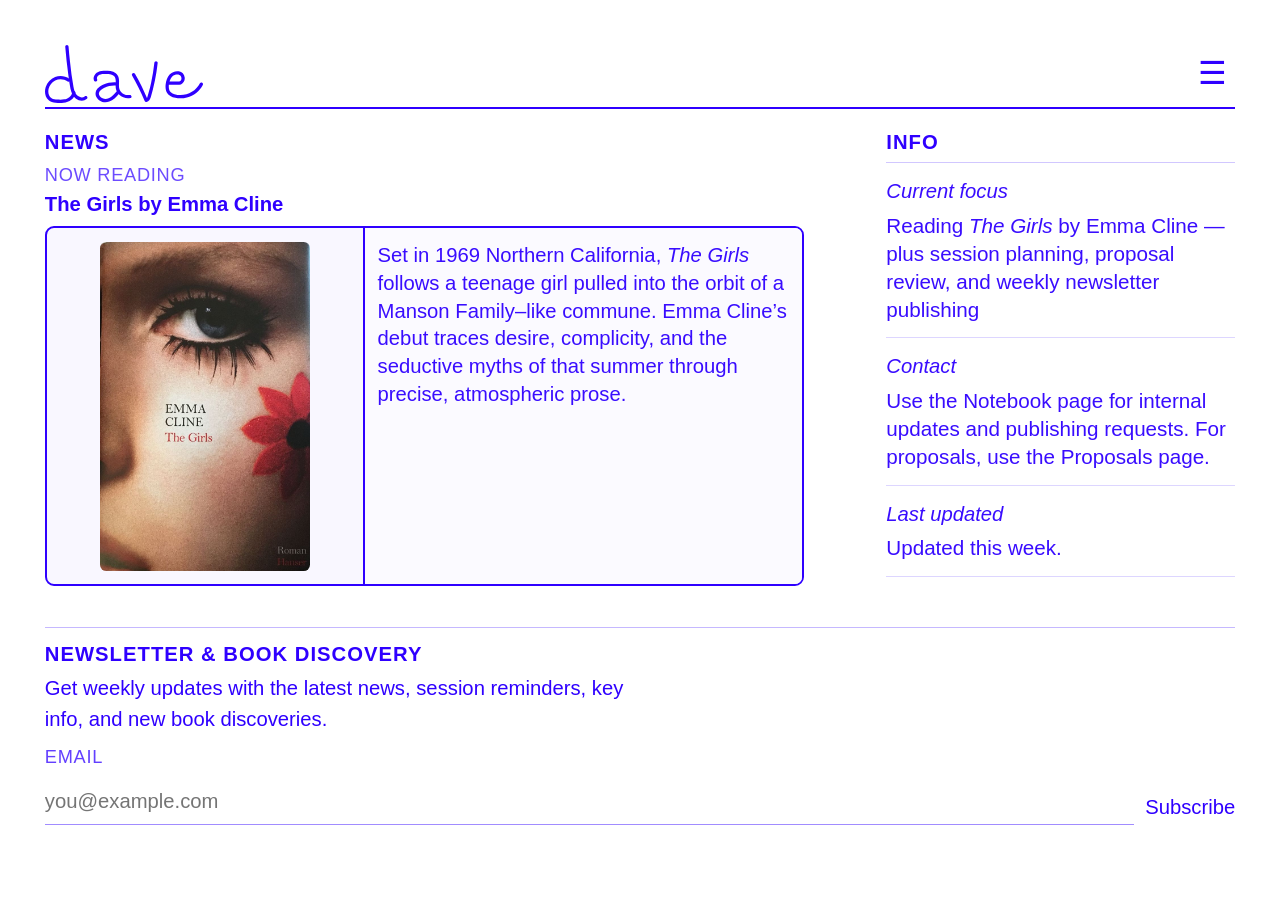
<file: index.html>
<!DOCTYPE html>
<html lang="en">
  <head>
    <meta charset="utf-8" />
    <meta name="viewport" content="width=device-width, initial-scale=1" />
    <title>dave - News & Info</title>
    <link rel="stylesheet" href="style.css" />
    <script>
      (function () {
        var path = window.location.pathname;
        if (path === "/" || path.endsWith("/")) {
          window.location.replace("home.html");
        }
      })();
    </script>
  </head>
  <body>
    <div class="poster">
      <header class="poster-head">
        <div class="poster-head__title-line">
          <h1 class="poster-title">
            <img class="poster-logo" src="logo.svg" alt="dave" width="239" height="88" />
          </h1>
          <div class="poster-head__actions">
            <button
              class="poster-menu-btn"
              type="button"
              aria-label="Open menu"
              aria-expanded="false"
              aria-controls="site-menu"
            >
              &#9776;
            </button>
          </div>
        </div>
        <nav class="poster-menu" id="site-menu" aria-label="Main menu">
          <button class="poster-menu-close-btn" type="button" aria-label="Close menu">&times;</button>
          <a href="home.html" class="poster-menu__item">Home</a>
          <a href="index.html" class="poster-menu__item is-active" aria-current="page">News</a>
          <a href="sessions.html" class="poster-menu__item">Sessions</a>
          <a href="notes.html" class="poster-menu__item">Notebook</a>
          <a href="proposals.html" class="poster-menu__item">Proposals</a>
          <a href="bookshelf.html" class="poster-menu__item">Bookshelf</a>
        </nav>
      </header>

      <section class="overview-board" aria-label="News and infos">
        <article class="overview-news">
          <h2 class="overview-heading">News</h2>
          <div class="overview-list">
            <article class="overview-item overview-item--feature">
              <p class="overview-item__meta">Now reading</p>
              <p class="overview-item__title">The Girls by Emma Cline</p>
              <div class="open-book" aria-label="Currently reading">
                <div class="open-book__page open-book__page--left">
                  <img
                    class="open-book__image"
                    src="books/proposed/7b848403edd9eb8c73219277f4a5c0f5.jpg"
                    alt="The Girls by Emma Cline book cover"
                    loading="lazy"
                  />
                </div>
                <div class="open-book__page open-book__page--right">
                  <p class="open-book__text">Set in 1969 Northern California, <em>The Girls</em> follows a teenage girl pulled into the orbit of a Manson Family–like commune. Emma Cline’s debut traces desire, complicity, and the seductive myths of that summer through precise, atmospheric prose.</p>
                </div>
              </div>
            </article>
          </div>
        </article>

        <aside class="overview-info">
          <h2 class="overview-heading">Info</h2>
          <dl class="overview-info-grid">
            <div class="overview-info-row">
              <dt>Current focus</dt>
              <dd>Reading <em>The Girls</em> by Emma Cline — plus session planning, proposal review, and weekly newsletter publishing</dd>
            </div>
            <div class="overview-info-row">
              <dt>Contact</dt>
              <dd>Use the Notebook page for internal updates and publishing requests. For proposals, use the Proposals page.</dd>
            </div>
            <div class="overview-info-row">
              <dt>Last updated</dt>
              <dd>Updated this week.</dd>
            </div>
          </dl>
        </aside>
      </section>

      <section class="newsletter-board" aria-label="Newsletter signup">
        <h2 class="overview-heading">Newsletter & Book Discovery</h2>
        <p class="newsletter-copy">
          Get weekly updates with the latest news, session reminders, key info, and new book discoveries.
        </p>
        <form
          class="newsletter-form"
          id="newsletter-form"
          action="https://formspree.io/f/mojyjepz"
          method="POST"
        >
          <label class="newsletter-label" for="newsletter-email">Email</label>
          <input
            class="newsletter-input"
            id="newsletter-email"
            name="email"
            type="email"
            autocomplete="email"
            placeholder="you@example.com"
            required
          />
          <input type="hidden" name="_subject" value="New newsletter signup" />
          <button class="newsletter-btn" type="submit">Subscribe</button>
          <p class="newsletter-status" id="newsletter-status" aria-live="polite"></p>
        </form>
      </section>

    </div>
    <script>
      (function () {
        var menuBtn = document.querySelector(".poster-menu-btn");
        var menu = document.getElementById("site-menu");
        var menuCloseBtn = menu ? menu.querySelector(".poster-menu-close-btn") : null;
        if (menuBtn && menu) {
          function closeMenu() {
            menu.classList.remove("is-open");
            menuBtn.setAttribute("aria-expanded", "false");
          }

          menuBtn.addEventListener("click", function () {
            var willOpen = !menu.classList.contains("is-open");
            menu.classList.toggle("is-open", willOpen);
            menuBtn.setAttribute("aria-expanded", willOpen ? "true" : "false");
          });

          document.addEventListener("click", function (event) {
            if (!menu.contains(event.target) && !menuBtn.contains(event.target)) {
              closeMenu();
            }
          });

          document.addEventListener("keydown", function (event) {
            if (event.key === "Escape") closeMenu();
          });

          if (menuCloseBtn) {
            menuCloseBtn.addEventListener("click", closeMenu);
          }
        }

        var newsletterForm = document.getElementById("newsletter-form");
        var newsletterStatus = document.getElementById("newsletter-status");
        if (newsletterForm && newsletterStatus) {
          newsletterForm.addEventListener("submit", async function (event) {
            event.preventDefault();
            newsletterStatus.textContent = "Submitting...";

            try {
              var formData = new FormData(newsletterForm);
              var response = await fetch(newsletterForm.action, {
                method: "POST",
                body: formData,
                headers: { Accept: "application/json" }
              });

              if (response.ok) {
                newsletterStatus.textContent = "Thanks, you are subscribed for news and book discoveries.";
                newsletterForm.reset();
              } else {
                newsletterStatus.textContent = "Something went wrong. Please try again.";
              }
            } catch (error) {
              newsletterStatus.textContent = "Network error. Please try again.";
            }
          });
        }

      })();
    </script>
  </body>
</html>
</file>
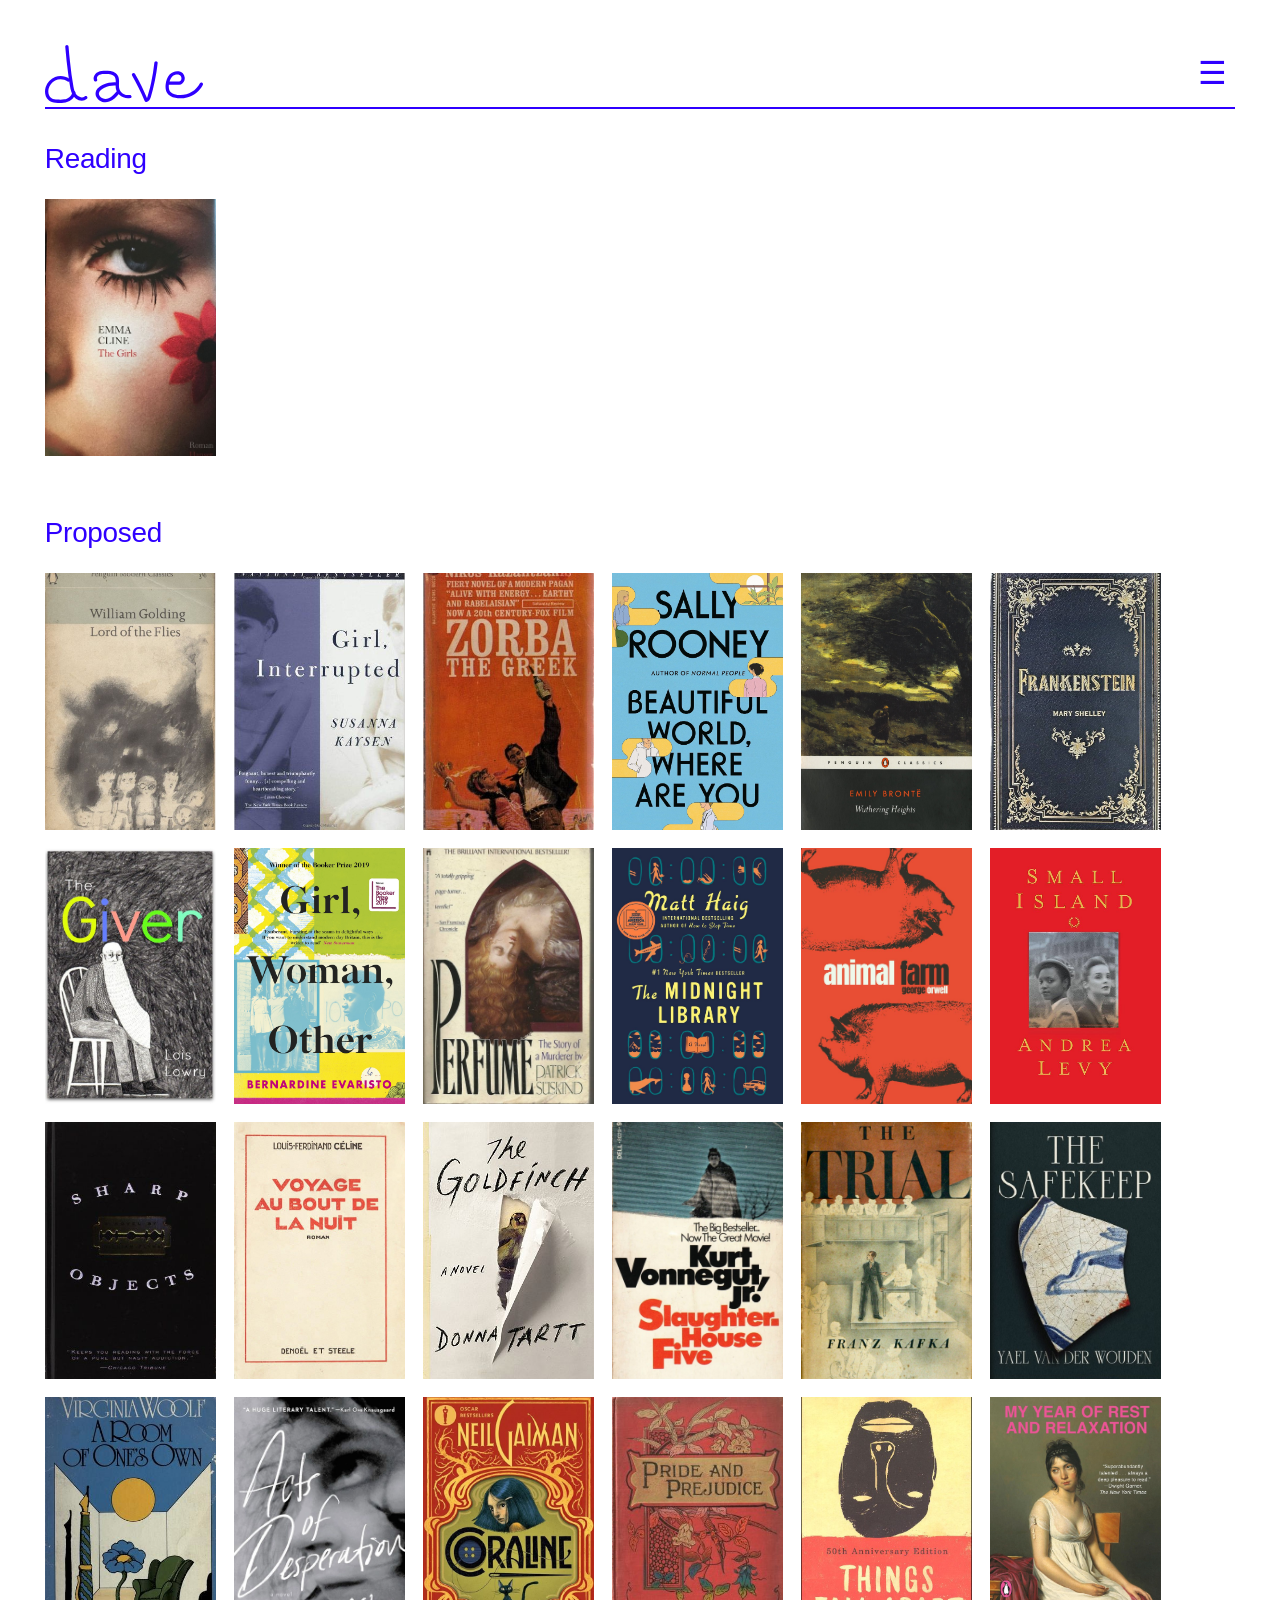
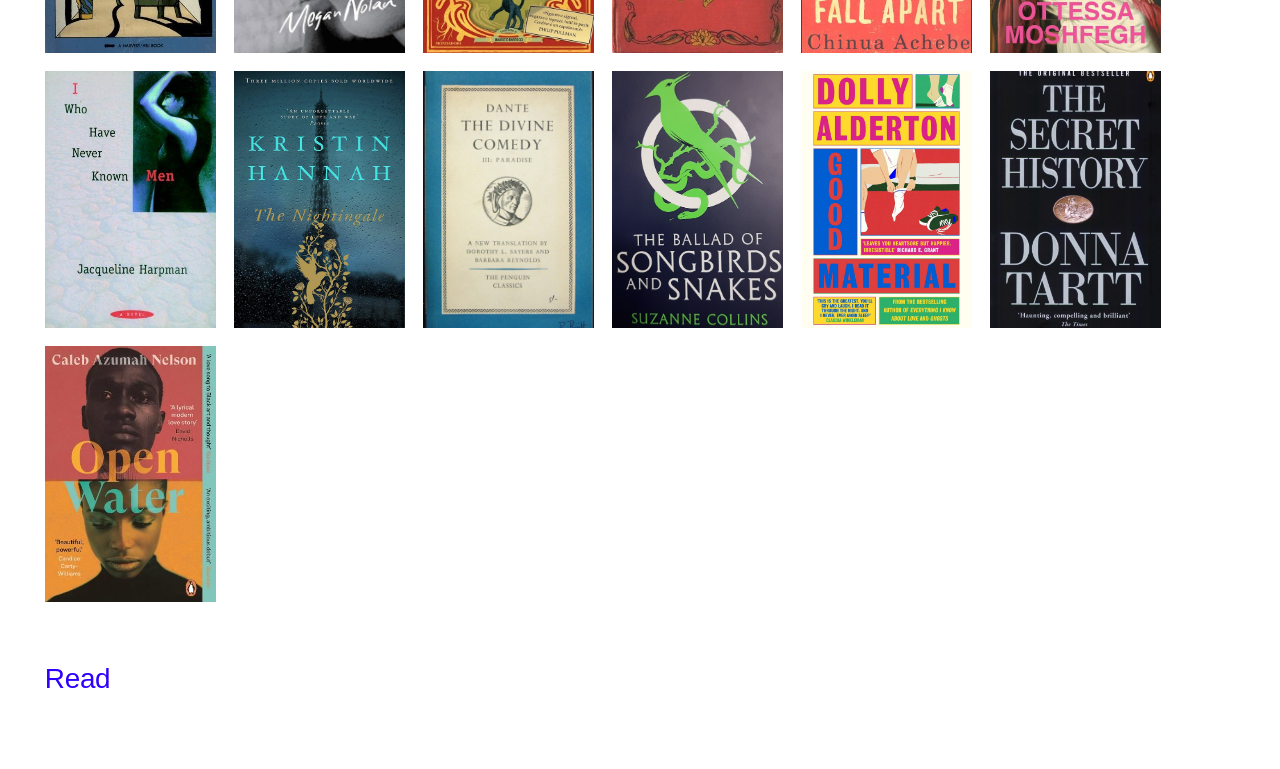
<file: bookshelf.html>
<!DOCTYPE html>
<html lang="en">
  <head>
    <meta charset="utf-8" />
    <meta name="viewport" content="width=device-width, initial-scale=1" />
    <title>dave - Bookshelf</title>
    <link rel="stylesheet" href="style.css" />
  </head>
  <body>
    <div class="poster">
      <header class="poster-head">
        <div class="poster-head__title-line">
          <h1 class="poster-title">
            <img class="poster-logo" src="logo.svg" alt="dave" width="239" height="88" />
          </h1>
          <div class="poster-head__actions">
            <button
              class="poster-menu-btn"
              type="button"
              aria-label="Open menu"
              aria-expanded="false"
              aria-controls="site-menu"
            >
              &#9776;
            </button>
          </div>
        </div>
        <nav class="poster-menu" id="site-menu" aria-label="Main menu">
          <button class="poster-menu-close-btn" type="button" aria-label="Close menu">&times;</button>
          <a href="home.html" class="poster-menu__item">Home</a>
          <a href="index.html" class="poster-menu__item">News</a>
          <a href="sessions.html" class="poster-menu__item">Sessions</a>
          <a href="notes.html" class="poster-menu__item">Notebook</a>
          <a href="proposals.html" class="poster-menu__item">Proposals</a>
          <a href="bookshelf.html" class="poster-menu__item is-active" aria-current="page">Bookshelf</a>
        </nav>
      </header>

      <main class="bookshelf-page" aria-label="Bookshelf covers">
        <section class="bookshelf-lane">
          <h2 class="bookshelf-lane__title">Reading</h2>
          <ul class="bookshelf-strip" id="bookshelf-reading"></ul>
        </section>

        <section class="bookshelf-lane">
          <h2 class="bookshelf-lane__title">Proposed</h2>
          <ul class="bookshelf-strip" id="bookshelf-proposed"></ul>
        </section>

        <section class="bookshelf-lane">
          <h2 class="bookshelf-lane__title">Read</h2>
          <ul class="bookshelf-strip" id="bookshelf-read"></ul>
        </section>
      </main>
    </div>
    <script>
      (function () {
        var menuBtn = document.querySelector(".poster-menu-btn");
        var menu = document.getElementById("site-menu");
        var menuCloseBtn = menu ? menu.querySelector(".poster-menu-close-btn") : null;
        if (menuBtn && menu) {
          function closeMenu() {
            menu.classList.remove("is-open");
            menuBtn.setAttribute("aria-expanded", "false");
          }

          menuBtn.addEventListener("click", function () {
            var willOpen = !menu.classList.contains("is-open");
            menu.classList.toggle("is-open", willOpen);
            menuBtn.setAttribute("aria-expanded", willOpen ? "true" : "false");
          });

          document.addEventListener("click", function (event) {
            if (!menu.contains(event.target) && !menuBtn.contains(event.target)) {
              closeMenu();
            }
          });

          document.addEventListener("keydown", function (event) {
            if (event.key === "Escape") closeMenu();
          });

          if (menuCloseBtn) {
            menuCloseBtn.addEventListener("click", closeMenu);
          }
        }

        var readingEl = document.getElementById("bookshelf-reading");
        var proposedEl = document.getElementById("bookshelf-proposed");
        var readEl = document.getElementById("bookshelf-read");
        var readingSeed = [
          {
            title: "",
            author: "",
            cover: "books/proposed/7b848403edd9eb8c73219277f4a5c0f5.jpg"
          }
        ];
        function makeBook(book, idx) {
          var li = document.createElement("li");
          li.className = "shelf-book";

          var cover = document.createElement("div");
          cover.className = "shelf-book__cover shelf-book__cover--" + (book.tone || ["a", "b", "c", "d", "e", "f"][idx % 6]);
          if (book.placeholder) {
            cover.classList.add("shelf-book__cover--placeholder");
          }

          if (book.cover) {
            var image = document.createElement("img");
            image.className = "shelf-book__image";
            image.src = book.cover;
            image.alt = "Cover of " + (book.title || "Untitled");
            cover.appendChild(image);
            li.appendChild(cover);
            return li;
          }

          var title = document.createElement("span");
          title.className = "shelf-book__title";
          title.textContent = book.title || "Untitled";

          var author = document.createElement("span");
          author.className = "shelf-book__author";
          author.textContent = book.author || "Unknown";

          cover.appendChild(title);
          cover.appendChild(author);
          li.appendChild(cover);
          return li;
        }

        function renderLane(target, items) {
          target.innerHTML = "";
          items.forEach(function (book, idx) {
            target.appendChild(makeBook(book, idx));
          });
        }

        var proposedCovers = [
          "books/proposed/1a1b6f5953ac78f0f7f2a86a95764e78.jpg",
          "books/proposed/1c50a1137d569e3ff21c4a95b4c23768.jpg",
          "books/proposed/20d2651e747d88fc71dce3647e06a463.jpg",
          "books/proposed/322b0b72084c5c40fe9d69e48d7f96b9.jpg",
          "books/proposed/3d2ecdd3b167e124c216a25d085c655c.jpg",
          "books/proposed/465d01a2760c0fd1fac79bf09590699e.jpg",
          "books/proposed/47f75c0c9eb061d14abf96743da47897.jpg",
          "books/proposed/49f8b5ef3c9ba917e080668929da6c37.jpg",
          "books/proposed/4bbe8c743057e712a2243339981d0569.jpg",
          "books/proposed/57f3c8e26f7841e92acba841eec6c9c1.jpg",
          "books/proposed/5bec1abfbbcf931c57ea54153e2e1ee6.jpg",
          "books/proposed/61m2XYRVFRL._AC_UF894,1000_QL80_.jpg",
          "books/proposed/6943cd18d4fe3c4cb16a03a17024ac24.jpg",
          "books/proposed/6c5ecf9cfc2e280184131d99f9e72582.jpg",
          "books/proposed/6ea53525e038462d0c87ba6c799796b3.jpg",
          "books/proposed/73abe4ca9cb595671af2973ea478bb49.jpg",
          "books/proposed/79d19a1786ad8883c4d911fe31f25517.jpg",
          "books/proposed/93b86c8a786926a7574a709a803f0550.jpg",
          "books/proposed/99189369427bb67624872abcfbeab279.jpg",
          "books/proposed/9c2288e60ff20fd91eb342a57d514a2e.jpg",
          "books/proposed/abafe4c0c8c86262fb73c2cbff616dc1.jpg",
          "books/proposed/b423c49032838f2627b3b45b5f4b7605.jpg",
          "books/proposed/bde6a6e1794314eb102e058482ce5109.jpg",
          "books/proposed/be637e13f995a037ddadde351a82e6f7.jpg",
          "books/proposed/c03e253494f73ddfec173d9f2fd23373.jpg",
          "books/proposed/c61f40ac9df8167960ee721c54facdaa.jpg",
          "books/proposed/d0b6a0ef299702e3046b1854b073bf9f.jpg",
          "books/proposed/d7393c82d3d0c691f2ed8cb63988b3ea.jpg",
          "books/proposed/e85f467a3afdfeaac9d2fd03e401f5cf.jpg",
          "books/proposed/e9f59c83c3d41d3ed437bf77d1cbeb12.jpg",
          "books/proposed/f2d2a80670f84dd56e509fee28d67820.jpg"
        ];
        var proposedBooks = proposedCovers.map(function (coverPath, idx) {
          return {
            title: "Proposed Book " + (idx + 1),
            author: "",
            cover: coverPath
          };
        });
        var readBooks = [];

        renderLane(readingEl, readingSeed);
        renderLane(proposedEl, proposedBooks);
        renderLane(readEl, readBooks);
      })();
    </script>
  </body>
</html>
</file>
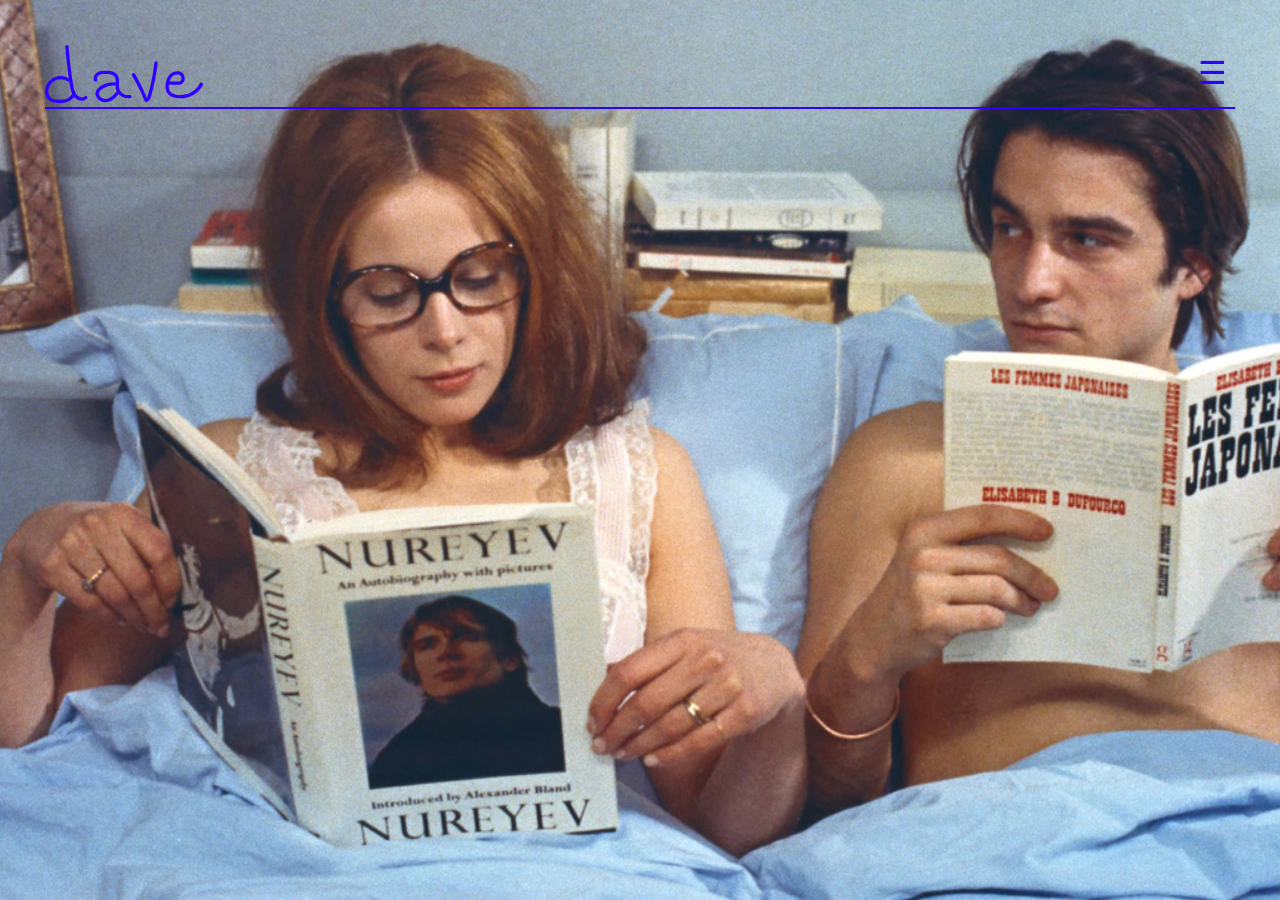
<file: home.html>
<!DOCTYPE html>
<html lang="en">
  <head>
    <meta charset="utf-8" />
    <meta name="viewport" content="width=device-width, initial-scale=1" />
    <title>dave - Home</title>
    <link rel="stylesheet" href="style.css" />
  </head>
  <body>
    <div class="poster">
      <header class="poster-head">
        <div class="poster-head__title-line">
          <h1 class="poster-title">
            <img class="poster-logo" src="logo.svg" alt="dave" width="239" height="88" />
          </h1>
          <div class="poster-head__actions">
            <button
              class="poster-menu-btn"
              type="button"
              aria-label="Open menu"
              aria-expanded="false"
              aria-controls="site-menu"
            >
              &#9776;
            </button>
          </div>
        </div>
        <nav class="poster-menu" id="site-menu" aria-label="Main menu">
          <button class="poster-menu-close-btn" type="button" aria-label="Close menu">&times;</button>
          <a href="home.html" class="poster-menu__item is-active" aria-current="page">Home</a>
          <a href="index.html" class="poster-menu__item">News</a>
          <a href="sessions.html" class="poster-menu__item">Sessions</a>
          <a href="notes.html" class="poster-menu__item">Notebook</a>
          <a href="proposals.html" class="poster-menu__item">Proposals</a>
          <a href="bookshelf.html" class="poster-menu__item">Bookshelf</a>
        </nav>
      </header>

      <main class="home-main" aria-label="Home background image slideshow">
        <div class="home-slideshow" aria-hidden="true">
          <div class="home-slide is-active"></div>
          <div class="home-slide"></div>
        </div>
      </main>
    </div>
    <script>
      (function () {
        var menuBtn = document.querySelector(".poster-menu-btn");
        var menu = document.getElementById("site-menu");
        var menuCloseBtn = menu ? menu.querySelector(".poster-menu-close-btn") : null;
        if (menuBtn && menu) {
          function closeMenu() {
            menu.classList.remove("is-open");
            menuBtn.setAttribute("aria-expanded", "false");
          }

          menuBtn.addEventListener("click", function () {
            var willOpen = !menu.classList.contains("is-open");
            menu.classList.toggle("is-open", willOpen);
            menuBtn.setAttribute("aria-expanded", willOpen ? "true" : "false");
          });

          document.addEventListener("click", function (event) {
            if (!menu.contains(event.target) && !menuBtn.contains(event.target)) {
              closeMenu();
            }
          });

          document.addEventListener("keydown", function (event) {
            if (event.key === "Escape") closeMenu();
          });

          if (menuCloseBtn) {
            menuCloseBtn.addEventListener("click", closeMenu);
          }
        }

        var slides = document.querySelectorAll(".home-slide");
        if (slides.length === 2) {
          var homeImages = [
            "home images/image-w1280.jpg",
            "home images/1a72f05de20df488e382a87a858e6f29.jpg",
            "home images/1b2f3e7fc5bb187b78874c30bb14c6b0.jpg",
            "home images/1d3e5ea14bd1ab83f1ab6277bea95235.jpg",
            "home images/2b1f4f88c6b6767e954f614443ead933.jpg",
            "home images/6a5b1729ab508ac52b9386b4eb903d28.jpg",
            "home images/8d0d8be2fc5f4468c2eff803d8a5e8af.jpg",
            "home images/31fb6493b5808b0ec7b093d60d2478be.jpg",
            "home images/40ac7621dd0b8d2613859e1c64ec0d3a.jpg",
            "home images/93edc49c7c4220a594a6250ac16d1dbd.jpg",
            "home images/885ef626a547801b3e933ef6d3c8e9cc.jpg",
            "home images/3860b22158cd8a27507c54679b34795a.jpg",
            "home images/5643d18fb549a0545e9694cebb5e9d12.jpg",
            "home images/8290cdf634311bbd3ede22a2d4b37555.jpg",
            "home images/0534543d71ad43f7e509cc9170956156.jpg",
            "home images/594365cc136128f58f5fceca7bbc65f9.jpg",
            "home images/a5c2393993a35d5faf5d34e2be5d5dc9.jpg",
            "home images/aa9f80bc25993b37fbf3ac572fd161d9.jpg",
            "home images/b2ce5caec500cf2a1dde78a41079442f.jpg",
            "home images/c9ff9992a1a1ba21c7ab5c1ed3d985d5.jpg",
            "home images/cdf54da5f45ed71569043c25375691c2.jpg",
            "home images/ce6dfa3f25089efe179a17b0b331ea62.jpg",
            "home images/d978196b09230020c5b454bce6ba6234.jpg",
            "home images/dac0d241bcbf2c5642f5b708dd1b086f.jpg",
            "home images/dd343e384cf48ad7085e46292c641624.jpg",
            "home images/f74d140acccc1065c55f43396e61fa50.jpg"
          ];

          var activeIndex = 0;
          var imageIndex = 0;
          slides[activeIndex].style.backgroundImage = 'url("' + homeImages[imageIndex] + '")';

          setInterval(function () {
            imageIndex = (imageIndex + 1) % homeImages.length;
            var nextIndex = activeIndex === 0 ? 1 : 0;
            slides[nextIndex].style.backgroundImage = 'url("' + homeImages[imageIndex] + '")';
            slides[nextIndex].classList.add("is-active");
            slides[activeIndex].classList.remove("is-active");
            activeIndex = nextIndex;
          }, 4500);
        }

      })();
    </script>
  </body>
</html>
</file>
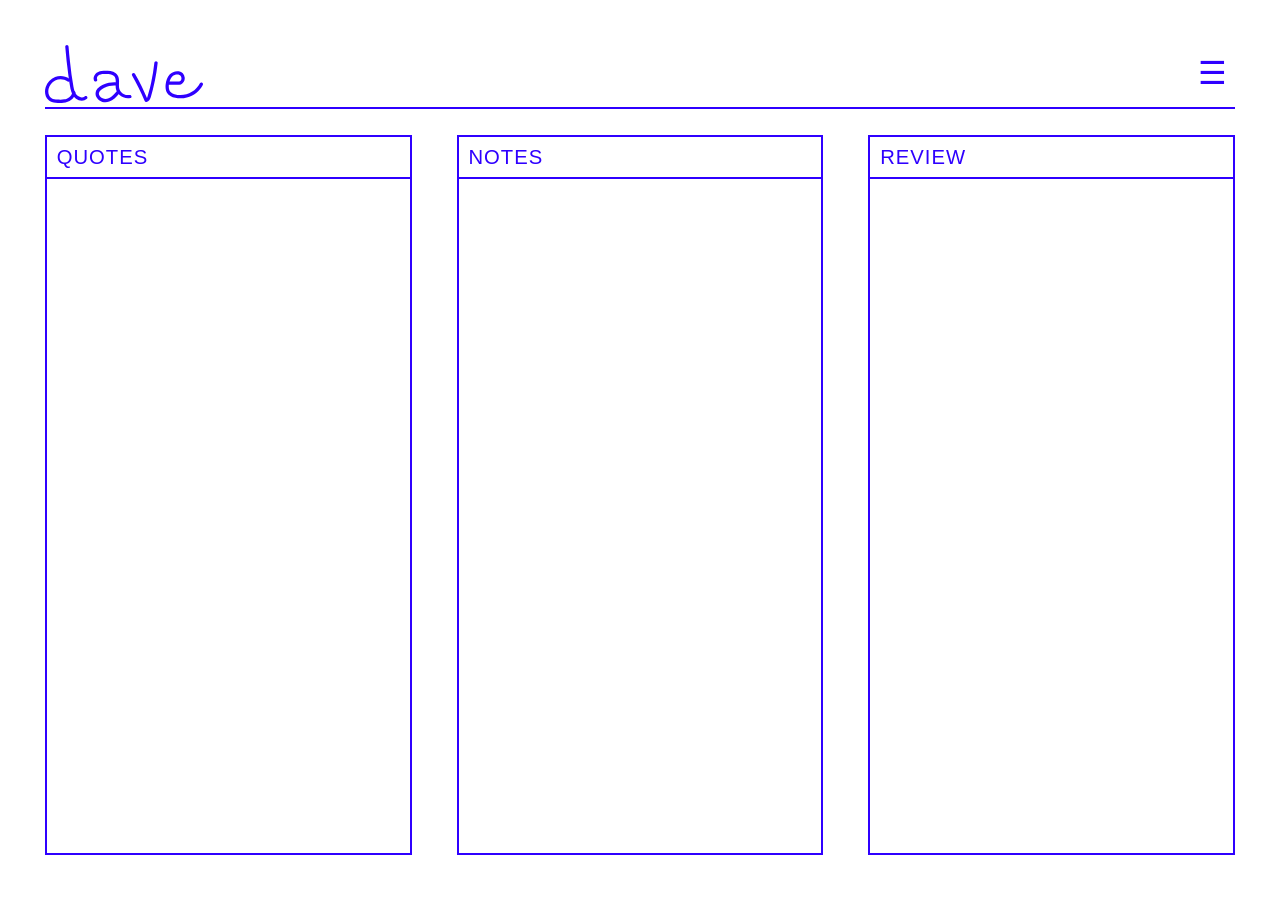
<file: notes.html>
<!DOCTYPE html>
<html lang="en">
  <head>
    <meta charset="utf-8" />
    <meta name="viewport" content="width=device-width, initial-scale=1" />
    <title>dave - Notebook</title>
    <link rel="stylesheet" href="style.css" />
  </head>
  <body>
    <div class="poster">
      <header class="poster-head">
        <div class="poster-head__title-line">
          <h1 class="poster-title">
            <img class="poster-logo" src="logo.svg" alt="dave" width="239" height="88" />
          </h1>
          <div class="poster-head__actions">
            <button
              class="poster-menu-btn"
              type="button"
              aria-label="Open menu"
              aria-expanded="false"
              aria-controls="site-menu"
            >
              &#9776;
            </button>
          </div>
        </div>
        <nav class="poster-menu" id="site-menu" aria-label="Main menu">
          <button class="poster-menu-close-btn" type="button" aria-label="Close menu">&times;</button>
          <a href="home.html" class="poster-menu__item">Home</a>
          <a href="index.html" class="poster-menu__item">News</a>
          <a href="sessions.html" class="poster-menu__item">Sessions</a>
          <a href="notes.html" class="poster-menu__item is-active" aria-current="page">Notebook</a>
          <a href="proposals.html" class="poster-menu__item">Proposals</a>
          <a href="bookshelf.html" class="poster-menu__item">Bookshelf</a>
        </nav>
      </header>

      <section class="poster-write" aria-label="Notebook columns">
        <div class="poster-write-cell">
          <label class="poster-write-label" for="notes-col-1">Quotes</label>
          <textarea id="notes-col-1" class="poster-textarea" rows="12"></textarea>
        </div>
        <div class="poster-write-cell">
          <label class="poster-write-label" for="notes-col-2">Notes</label>
          <textarea id="notes-col-2" class="poster-textarea" rows="12"></textarea>
        </div>
        <div class="poster-write-cell">
          <label class="poster-write-label" for="notes-col-3">Review</label>
          <textarea id="notes-col-3" class="poster-textarea" rows="12"></textarea>
        </div>
      </section>

    </div>
    <script>
      (function () {
        var menuBtn = document.querySelector(".poster-menu-btn");
        var menu = document.getElementById("site-menu");
        var menuCloseBtn = menu ? menu.querySelector(".poster-menu-close-btn") : null;
        if (menuBtn && menu) {
          function closeMenu() {
            menu.classList.remove("is-open");
            menuBtn.setAttribute("aria-expanded", "false");
          }

          menuBtn.addEventListener("click", function () {
            var willOpen = !menu.classList.contains("is-open");
            menu.classList.toggle("is-open", willOpen);
            menuBtn.setAttribute("aria-expanded", willOpen ? "true" : "false");
          });

          document.addEventListener("click", function (event) {
            if (!menu.contains(event.target) && !menuBtn.contains(event.target)) {
              closeMenu();
            }
          });

          document.addEventListener("keydown", function (event) {
            if (event.key === "Escape") closeMenu();
          });

          if (menuCloseBtn) {
            menuCloseBtn.addEventListener("click", closeMenu);
          }
        }

        var SUPABASE_URL = "https://bodzlwbeslynaqxamgpp.supabase.co";
        var SUPABASE_KEY = "sb_publishable_VWvuyM_-txwgj-jFTg_b6A_MB1yJI4y";
        var ids = ["notes-col-1", "notes-col-2", "notes-col-3"];
        var slotConfig = {
          "notes-col-1": { page: "sessions", slot: "session-col-2" },
          "notes-col-2": { page: "notes", slot: "notes-col-2" },
          "notes-col-3": { page: "notes", slot: "notes-col-3" }
        };
        var saveTimers = {};
        var textareas = {};
        var lastSaved = {};

        function apiRequest(path, options) {
          return fetch(SUPABASE_URL + path, Object.assign({
            headers: {
              apikey: SUPABASE_KEY,
              Authorization: "Bearer " + SUPABASE_KEY,
              "Content-Type": "application/json"
            }
          }, options || {}));
        }

        function parseError(response, fallbackMessage) {
          return response.text().then(function (text) {
            var detail = text;
            try {
              var parsed = JSON.parse(text);
              detail = parsed.message || parsed.error_description || parsed.error || text;
            } catch (e) {}
            throw new Error(fallbackMessage + " (" + response.status + "): " + (detail || "Unknown error"));
          });
        }

        function saveSlot(elementId, value) {
          var cfg = slotConfig[elementId];
          var payload = [{ page: cfg.page, slot: cfg.slot, content: value }];
          return apiRequest("/rest/v1/page_notes?on_conflict=page,slot", {
            method: "POST",
            headers: {
              apikey: SUPABASE_KEY,
              Authorization: "Bearer " + SUPABASE_KEY,
              "Content-Type": "application/json",
              Prefer: "resolution=merge-duplicates,return=minimal"
            },
            body: JSON.stringify(payload)
          }).then(function (response) {
            if (!response.ok) return parseError(response, "Failed to save notes");
            lastSaved[elementId] = value;
          }).catch(function (error) {
            console.error(error && error.message ? error.message : error);
          });
        }

        function queueSave(elementId, value) {
          if (saveTimers[elementId]) {
            clearTimeout(saveTimers[elementId]);
          }
          saveTimers[elementId] = setTimeout(function () {
            saveSlot(elementId, value);
          }, 350);
        }

        function rowsByPageSlot(rows) {
          var map = {};
          (rows || []).forEach(function (row) {
            map[row.page + ":" + row.slot] = row.content || "";
          });
          return map;
        }

        function loadNotes() {
          return Promise.all([
            apiRequest("/rest/v1/page_notes?page=eq.notes&select=slot,content", { method: "GET" }),
            apiRequest("/rest/v1/page_notes?page=eq.sessions&select=slot,content", { method: "GET" })
          ]).then(function (responses) {
            if (!responses[0].ok) return parseError(responses[0], "Failed to load notes");
            if (!responses[1].ok) return parseError(responses[1], "Failed to load quotes");
            return Promise.all([responses[0].json(), responses[1].json()]).then(function (payloads) {
              var notesRows = payloads[0].map(function (row) {
                return { page: "notes", slot: row.slot, content: row.content };
              });
              var sessionRows = payloads[1].map(function (row) {
                return { page: "sessions", slot: row.slot, content: row.content };
              });
              return rowsByPageSlot(notesRows.concat(sessionRows));
            });
          }).then(function (byKey) {
            ids.forEach(function (id) {
              var ta = textareas[id];
              if (!ta) return;
              var cfg = slotConfig[id];
              var next = byKey[cfg.page + ":" + cfg.slot] || "";
              if (document.activeElement !== ta && ta.value !== next) {
                ta.value = next;
              }
              lastSaved[id] = next;
            });
          }).catch(function (error) {
            console.error(error && error.message ? error.message : error);
          });
        }

        ids.forEach(function (id) {
          var ta = document.getElementById(id);
          if (!ta) return;
          textareas[id] = ta;
          ta.addEventListener("input", function () {
            var value = ta.value;
            if (lastSaved[id] === value) return;
            queueSave(id, value);
          });
        });

        loadNotes();
        setInterval(loadNotes, 5000);
        window.addEventListener("focus", loadNotes);
        document.addEventListener("visibilitychange", function () {
          if (!document.hidden) loadNotes();
        });
      })();
    </script>
  </body>
</html>
</file>
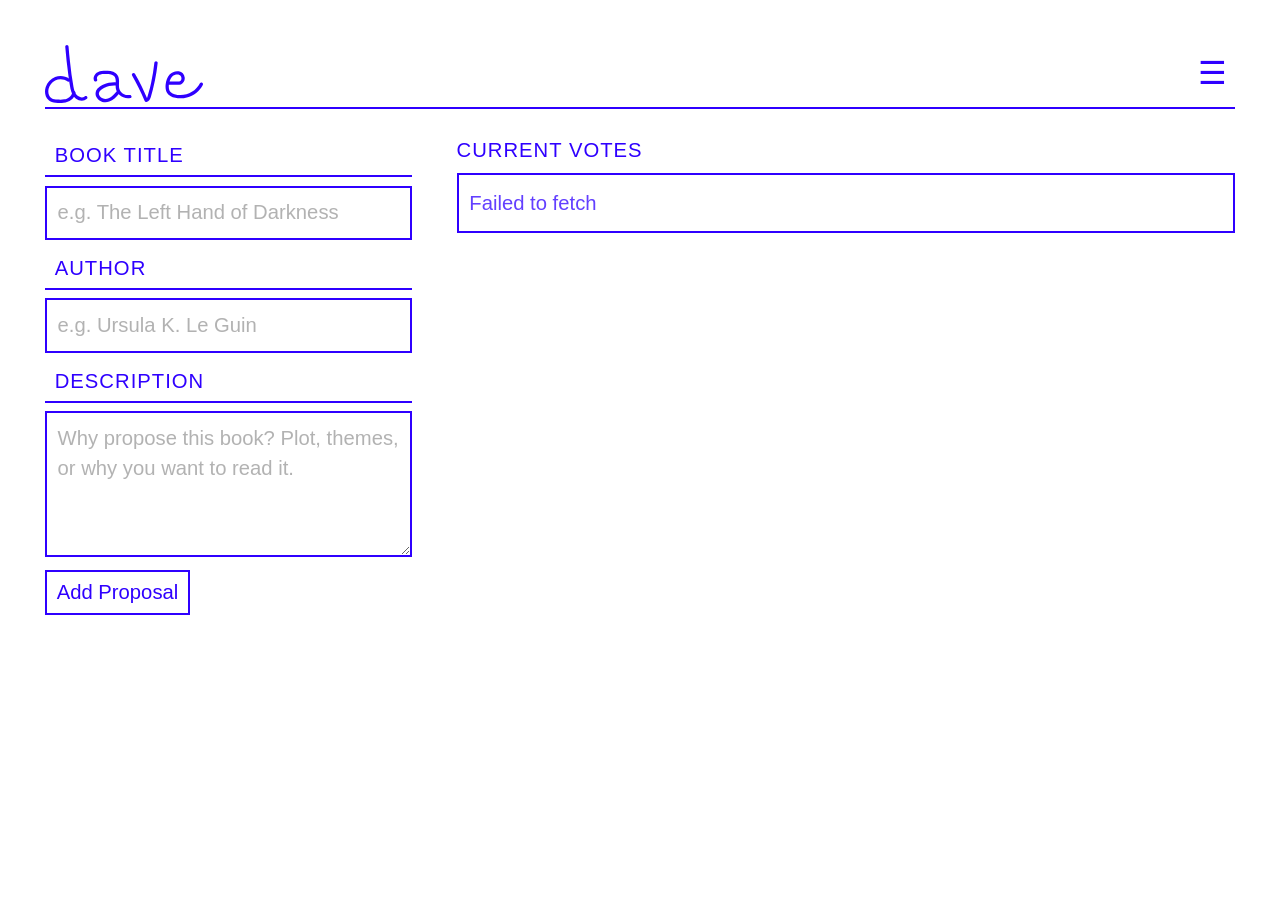
<file: proposals.html>
<!DOCTYPE html>
<html lang="en">
  <head>
    <meta charset="utf-8" />
    <meta name="viewport" content="width=device-width, initial-scale=1" />
    <title>dave - Proposals</title>
    <link rel="stylesheet" href="style.css?v=4" />
  </head>
  <body>
    <div class="poster">
      <header class="poster-head">
        <div class="poster-head__title-line">
          <h1 class="poster-title">
            <img class="poster-logo" src="logo.svg" alt="dave" width="239" height="88" />
          </h1>
          <div class="poster-head__actions">
            <button
              class="poster-menu-btn"
              type="button"
              aria-label="Open menu"
              aria-expanded="false"
              aria-controls="site-menu"
            >
              &#9776;
            </button>
          </div>
        </div>
        <nav class="poster-menu" id="site-menu" aria-label="Main menu">
          <button class="poster-menu-close-btn" type="button" aria-label="Close menu">&times;</button>
          <a href="home.html" class="poster-menu__item">Home</a>
          <a href="index.html" class="poster-menu__item">News</a>
          <a href="sessions.html" class="poster-menu__item">Sessions</a>
          <a href="notes.html" class="poster-menu__item">Notebook</a>
          <a href="proposals.html" class="poster-menu__item is-active" aria-current="page">Proposals</a>
          <a href="bookshelf.html" class="poster-menu__item">Bookshelf</a>
        </nav>
      </header>

      <section class="vote-board" aria-label="Book proposals and voting">
        <form class="vote-form" id="proposal-form">
          <label class="poster-write-label" for="proposal-title">Book Title</label>
          <input id="proposal-title" class="vote-input" type="text" placeholder="e.g. The Left Hand of Darkness" required />

          <label class="poster-write-label" for="proposal-author">Author</label>
          <input id="proposal-author" class="vote-input" type="text" placeholder="e.g. Ursula K. Le Guin" required />

          <label class="poster-write-label" for="proposal-description">Description</label>
          <textarea
            id="proposal-description"
            class="vote-textarea"
            rows="4"
            placeholder="Why propose this book? Plot, themes, or why you want to read it."
          ></textarea>

          <button type="submit" class="vote-btn vote-btn--primary">Add Proposal</button>
        </form>

        <div class="vote-list-wrap">
          <p class="vote-list-title">Current Votes</p>
          <ul id="proposal-list" class="vote-list"></ul>
        </div>
      </section>

    </div>
    <script>
      (function () {
        var menuBtn = document.querySelector(".poster-menu-btn");
        var menu = document.getElementById("site-menu");
        var menuCloseBtn = menu ? menu.querySelector(".poster-menu-close-btn") : null;
        if (menuBtn && menu) {
          function closeMenu() {
            menu.classList.remove("is-open");
            menuBtn.setAttribute("aria-expanded", "false");
          }

          menuBtn.addEventListener("click", function () {
            var willOpen = !menu.classList.contains("is-open");
            menu.classList.toggle("is-open", willOpen);
            menuBtn.setAttribute("aria-expanded", willOpen ? "true" : "false");
          });

          document.addEventListener("click", function (event) {
            if (!menu.contains(event.target) && !menuBtn.contains(event.target)) {
              closeMenu();
            }
          });

          document.addEventListener("keydown", function (event) {
            if (event.key === "Escape") closeMenu();
          });

          if (menuCloseBtn) {
            menuCloseBtn.addEventListener("click", closeMenu);
          }
        }

        var form = document.getElementById("proposal-form");
        var list = document.getElementById("proposal-list");
        var titleInput = document.getElementById("proposal-title");
        var authorInput = document.getElementById("proposal-author");
        var descriptionInput = document.getElementById("proposal-description");
        var SUPABASE_URL = "https://bodzlwbeslynaqxamgpp.supabase.co";
        var SUPABASE_KEY = "sb_publishable_VWvuyM_-txwgj-jFTg_b6A_MB1yJI4y";
        var proposals = [];
        var openDescriptionIds = {};

        function proposalId(item) {
          return String(item.id);
        }

        function isDescriptionOpen(id) {
          return !!openDescriptionIds[String(id)];
        }

        function setDescriptionOpen(id, open) {
          var key = String(id);
          if (open) {
            openDescriptionIds[key] = true;
          } else {
            delete openDescriptionIds[key];
          }
        }

        function apiRequest(path, options) {
          return fetch(SUPABASE_URL + path, Object.assign({
            headers: {
              apikey: SUPABASE_KEY,
              Authorization: "Bearer " + SUPABASE_KEY,
              "Content-Type": "application/json"
            }
          }, options || {}));
        }

        function parseError(response, fallbackMessage) {
          return response.text().then(function (text) {
            var detail = text;
            try {
              var parsed = JSON.parse(text);
              detail = parsed.message || parsed.error_description || parsed.error || text;
            } catch (e) {
              // Keep raw text when response is not JSON.
            }
            throw new Error(fallbackMessage + " (" + response.status + "): " + (detail || "Unknown error"));
          });
        }

        function renderError(message) {
          list.innerHTML = "";
          var error = document.createElement("li");
          error.className = "vote-item vote-item--empty";
          error.textContent = message;
          list.appendChild(error);
        }

        function loadProposals() {
          return apiRequest("/rest/v1/proposals?select=id,title,author,description,votes,created_at&order=votes.desc,created_at.asc", {
            method: "GET"
          }).then(function (response) {
            if (!response.ok) return parseError(response, "Failed to load proposals");
            return response.json();
          }).then(function (items) {
            var next = Array.isArray(items) ? items : [];
            if (canSoftUpdate(proposals, next)) {
              proposals = next;
              softRender();
            } else {
              proposals = next;
              render();
            }
          }).catch(function (error) {
            renderError(error && error.message ? error.message : "Could not load proposals.");
          });
        }

        function addProposal(title, author, description) {
          return apiRequest("/rest/v1/proposals", {
            method: "POST",
            headers: {
              apikey: SUPABASE_KEY,
              Authorization: "Bearer " + SUPABASE_KEY,
              "Content-Type": "application/json",
              Prefer: "return=representation"
            },
            body: JSON.stringify([{ title: title, author: author, description: description, votes: 0 }])
          }).then(function (response) {
            if (!response.ok) return parseError(response, "Failed to save proposal");
            return response.json();
          }).then(function () {
            return loadProposals();
          });
        }

        function saveVotes(id, votes) {
          return apiRequest("/rest/v1/proposals?id=eq." + encodeURIComponent(id), {
            method: "PATCH",
            headers: {
              apikey: SUPABASE_KEY,
              Authorization: "Bearer " + SUPABASE_KEY,
              "Content-Type": "application/json",
              Prefer: "return=minimal"
            },
            body: JSON.stringify({ votes: votes })
          }).then(function (response) {
            if (!response.ok) return parseError(response, "Failed to update votes");
            return loadProposals();
          });
        }

        function findProposal(id) {
          var key = String(id);
          for (var i = 0; i < proposals.length; i += 1) {
            if (proposalId(proposals[i]) === key) return proposals[i];
          }
          return null;
        }

        function canSoftUpdate(prev, next) {
          if (prev.length !== next.length) return false;
          var prevById = {};
          prev.forEach(function (item) {
            prevById[proposalId(item)] = item;
          });
          for (var i = 0; i < next.length; i += 1) {
            var item = next[i];
            var old = prevById[proposalId(item)];
            if (!old) return false;
            if (old.title !== item.title || old.author !== item.author) return false;
            if ((old.description || "") !== (item.description || "")) return false;
          }
          return true;
        }

        function sortProposals() {
          try {
            proposals.sort(function (a, b) {
              if (b.votes !== a.votes) return b.votes - a.votes;
              var aTime = new Date(a.created_at || 0).getTime();
              var bTime = new Date(b.created_at || 0).getTime();
              return aTime - bTime;
            });
          } catch (e) {
            // Keep default order if date parsing fails.
          }
        }

        function softRender() {
          sortProposals();
          var liById = {};
          list.querySelectorAll(".vote-item").forEach(function (li) {
            var panel = li.querySelector(".vote-item__description");
            if (!panel || !panel.id) return;
            liById[panel.id.replace("proposal-desc-", "")] = li;
          });
          proposals.forEach(function (item) {
            var id = proposalId(item);
            var li = liById[id];
            if (!li) return;
            var count = li.querySelector(".vote-count");
            if (count) {
              count.textContent = item.votes + " vote" + (item.votes === 1 ? "" : "s");
            }
            var panel = li.querySelector(".vote-item__description");
            if (panel) {
              var descriptionText = (item.description || "").trim();
              panel.textContent = descriptionText || "No description provided.";
            }
            list.appendChild(li);
          });
        }

        function render() {
          sortProposals();

          var validIds = {};
          proposals.forEach(function (proposal) {
            validIds[proposalId(proposal)] = true;
          });
          Object.keys(openDescriptionIds).forEach(function (id) {
            if (!validIds[id]) delete openDescriptionIds[id];
          });

          list.innerHTML = "";

          if (!proposals.length) {
            var empty = document.createElement("li");
            empty.className = "vote-item vote-item--empty";
            empty.textContent = "No proposals yet. Add the first one.";
            list.appendChild(empty);
            return;
          }

          proposals.forEach(function (item) {
            var li = document.createElement("li");
            li.className = "vote-item";

            var main = document.createElement("div");
            main.className = "vote-item__main";

            var text = document.createElement("p");
            text.className = "vote-item__text";
            text.textContent = item.title + " - " + item.author;

            var meta = document.createElement("div");
            meta.className = "vote-item__meta";

            var count = document.createElement("span");
            count.className = "vote-count";
            count.textContent = item.votes + " vote" + (item.votes === 1 ? "" : "s");

            var descBtn = document.createElement("button");
            descBtn.type = "button";
            descBtn.className = "vote-btn";
            descBtn.textContent = "Description";
            descBtn.setAttribute("aria-expanded", "false");
            var id = proposalId(item);
            descBtn.setAttribute("aria-controls", "proposal-desc-" + id);

            var descriptionText = (item.description || "").trim();
            var descPanel = document.createElement("div");
            descPanel.className = "vote-item__description";
            descPanel.id = "proposal-desc-" + id;
            descPanel.textContent = descriptionText || "No description provided.";

            if (isDescriptionOpen(id)) {
              descPanel.classList.add("is-open");
              descBtn.setAttribute("aria-expanded", "true");
              descBtn.classList.add("vote-btn--active");
            }

            descBtn.addEventListener("click", function () {
              var willOpen = !descPanel.classList.contains("is-open");
              descPanel.classList.toggle("is-open", willOpen);
              descBtn.setAttribute("aria-expanded", willOpen ? "true" : "false");
              descBtn.classList.toggle("vote-btn--active", willOpen);
              setDescriptionOpen(id, willOpen);
            });

            var up = document.createElement("button");
            up.type = "button";
            up.className = "vote-btn";
            up.textContent = "+1";
            up.addEventListener("click", function () {
              updateVotes(item.id, 1);
            });

            var down = document.createElement("button");
            down.type = "button";
            down.className = "vote-btn";
            down.textContent = "-1";
            down.addEventListener("click", function () {
              updateVotes(item.id, -1);
            });

            var remove = document.createElement("button");
            remove.type = "button";
            remove.className = "vote-btn";
            remove.textContent = "Remove";
            remove.addEventListener("click", function () {
              removeProposal(item.id, item.title);
            });

            meta.appendChild(count);
            meta.appendChild(descBtn);
            meta.appendChild(up);
            meta.appendChild(down);
            meta.appendChild(remove);
            main.appendChild(text);
            main.appendChild(meta);
            li.appendChild(main);
            li.appendChild(descPanel);
            list.appendChild(li);
          });
        }

        function updateVotes(id, delta) {
          var item = findProposal(id);
          if (!item) return;
          var nextVotes = item.votes + delta;
          saveVotes(id, nextVotes < 0 ? 0 : nextVotes).catch(function (error) {
            renderError(error && error.message ? error.message : "Could not save vote change.");
          });
        }

        function removeProposal(id, title) {
          var ok = window.confirm('Delete "' + title + '"?');
          if (!ok) return;

          setDescriptionOpen(id, false);

          apiRequest("/rest/v1/proposals?id=eq." + encodeURIComponent(id), {
            method: "DELETE",
            headers: {
              apikey: SUPABASE_KEY,
              Authorization: "Bearer " + SUPABASE_KEY,
              Prefer: "return=minimal"
            }
          }).then(function (response) {
            if (!response.ok) return parseError(response, "Failed to delete proposal");
            return loadProposals();
          }).catch(function (error) {
            renderError(error && error.message ? error.message : "Could not delete proposal.");
          });
        }

        form.addEventListener("submit", function (event) {
          event.preventDefault();
          var title = titleInput.value.trim();
          var author = authorInput.value.trim();
          var description = descriptionInput.value.trim();
          if (!title || !author) return;

          addProposal(title, author, description).then(function () {
            form.reset();
            titleInput.focus();
          }).catch(function (error) {
            renderError(error && error.message ? error.message : "Could not save proposal.");
          });
        });

        loadProposals();
        window.addEventListener("focus", loadProposals);
        document.addEventListener("visibilitychange", function () {
          if (!document.hidden) loadProposals();
        });
      })();
    </script>
  </body>
</html>
</file>
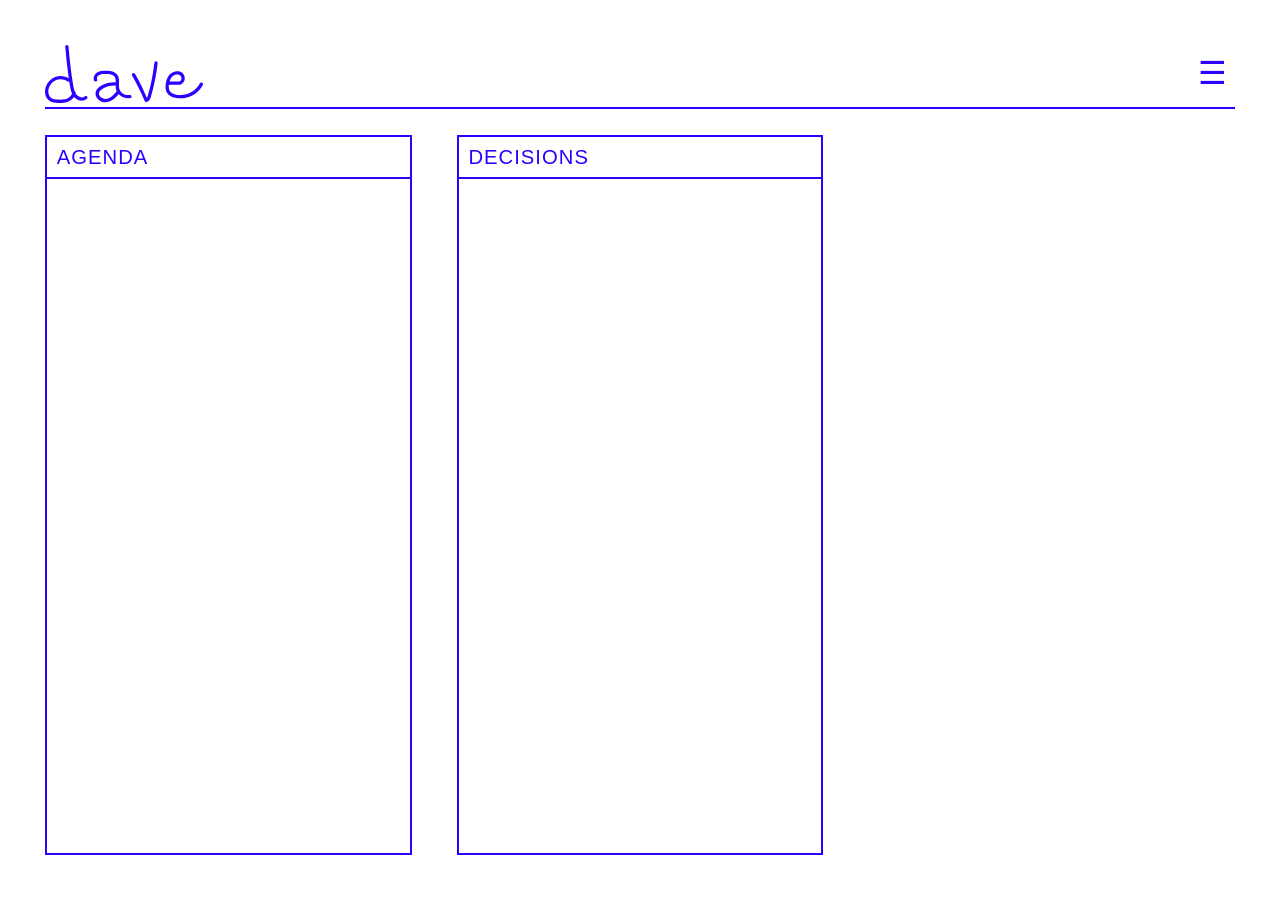
<file: sessions.html>
<!DOCTYPE html>
<html lang="en">
  <head>
    <meta charset="utf-8" />
    <meta name="viewport" content="width=device-width, initial-scale=1" />
    <title>dave - Sessions</title>
    <link rel="stylesheet" href="style.css" />
  </head>
  <body>
    <div class="poster">
      <header class="poster-head">
        <div class="poster-head__title-line">
          <h1 class="poster-title">
            <img class="poster-logo" src="logo.svg" alt="dave" width="239" height="88" />
          </h1>
          <div class="poster-head__actions">
            <button
              class="poster-menu-btn"
              type="button"
              aria-label="Open menu"
              aria-expanded="false"
              aria-controls="site-menu"
            >
              &#9776;
            </button>
          </div>
        </div>
        <nav class="poster-menu" id="site-menu" aria-label="Main menu">
          <button class="poster-menu-close-btn" type="button" aria-label="Close menu">&times;</button>
          <a href="home.html" class="poster-menu__item">Home</a>
          <a href="index.html" class="poster-menu__item">News</a>
          <a href="sessions.html" class="poster-menu__item is-active" aria-current="page">Sessions</a>
          <a href="notes.html" class="poster-menu__item">Notebook</a>
          <a href="proposals.html" class="poster-menu__item">Proposals</a>
          <a href="bookshelf.html" class="poster-menu__item">Bookshelf</a>
        </nav>
      </header>

      <section class="poster-write" aria-label="Session planning columns">
        <div class="poster-write-cell">
          <label class="poster-write-label" for="session-col-1">Agenda</label>
          <textarea id="session-col-1" class="poster-textarea" rows="12"></textarea>
        </div>
        <div class="poster-write-cell">
          <label class="poster-write-label" for="session-col-3">Decisions</label>
          <textarea id="session-col-3" class="poster-textarea" rows="12"></textarea>
        </div>
      </section>

    </div>
    <script>
      (function () {
        var menuBtn = document.querySelector(".poster-menu-btn");
        var menu = document.getElementById("site-menu");
        var menuCloseBtn = menu ? menu.querySelector(".poster-menu-close-btn") : null;
        if (menuBtn && menu) {
          function closeMenu() {
            menu.classList.remove("is-open");
            menuBtn.setAttribute("aria-expanded", "false");
          }

          menuBtn.addEventListener("click", function () {
            var willOpen = !menu.classList.contains("is-open");
            menu.classList.toggle("is-open", willOpen);
            menuBtn.setAttribute("aria-expanded", willOpen ? "true" : "false");
          });

          document.addEventListener("click", function (event) {
            if (!menu.contains(event.target) && !menuBtn.contains(event.target)) {
              closeMenu();
            }
          });

          document.addEventListener("keydown", function (event) {
            if (event.key === "Escape") closeMenu();
          });

          if (menuCloseBtn) {
            menuCloseBtn.addEventListener("click", closeMenu);
          }
        }

        var SUPABASE_URL = "https://bodzlwbeslynaqxamgpp.supabase.co";
        var SUPABASE_KEY = "sb_publishable_VWvuyM_-txwgj-jFTg_b6A_MB1yJI4y";
        var PAGE_KEY = "sessions";
        var ids = ["session-col-1", "session-col-3"];
        var saveTimers = {};
        var textareas = {};
        var lastSaved = {};

        function apiRequest(path, options) {
          return fetch(SUPABASE_URL + path, Object.assign({
            headers: {
              apikey: SUPABASE_KEY,
              Authorization: "Bearer " + SUPABASE_KEY,
              "Content-Type": "application/json"
            }
          }, options || {}));
        }

        function parseError(response, fallbackMessage) {
          return response.text().then(function (text) {
            var detail = text;
            try {
              var parsed = JSON.parse(text);
              detail = parsed.message || parsed.error_description || parsed.error || text;
            } catch (e) {}
            throw new Error(fallbackMessage + " (" + response.status + "): " + (detail || "Unknown error"));
          });
        }

        function saveSlot(slot, value) {
          var payload = [{ page: PAGE_KEY, slot: slot, content: value }];
          return apiRequest("/rest/v1/page_notes?on_conflict=page,slot", {
            method: "POST",
            headers: {
              apikey: SUPABASE_KEY,
              Authorization: "Bearer " + SUPABASE_KEY,
              "Content-Type": "application/json",
              Prefer: "resolution=merge-duplicates,return=minimal"
            },
            body: JSON.stringify(payload)
          }).then(function (response) {
            if (!response.ok) return parseError(response, "Failed to save sessions notes");
            lastSaved[slot] = value;
          }).catch(function (error) {
            console.error(error && error.message ? error.message : error);
          });
        }

        function queueSave(slot, value) {
          if (saveTimers[slot]) {
            clearTimeout(saveTimers[slot]);
          }
          saveTimers[slot] = setTimeout(function () {
            saveSlot(slot, value);
          }, 350);
        }

        function loadNotes() {
          return apiRequest("/rest/v1/page_notes?page=eq." + encodeURIComponent(PAGE_KEY) + "&select=slot,content", {
            method: "GET"
          }).then(function (response) {
            if (!response.ok) return parseError(response, "Failed to load sessions notes");
            return response.json();
          }).then(function (rows) {
            var bySlot = {};
            (rows || []).forEach(function (row) {
              bySlot[row.slot] = row.content || "";
            });
            ids.forEach(function (id) {
              var ta = textareas[id];
              if (!ta) return;
              var next = bySlot[id] || "";
              if (document.activeElement !== ta && ta.value !== next) {
                ta.value = next;
              }
              lastSaved[id] = next;
            });
          }).catch(function (error) {
            console.error(error && error.message ? error.message : error);
          });
        }

        ids.forEach(function (id) {
          var ta = document.getElementById(id);
          if (!ta) return;
          textareas[id] = ta;
          ta.addEventListener("input", function () {
            var value = ta.value;
            if (lastSaved[id] === value) return;
            queueSave(id, value);
          });
        });

        loadNotes();
        setInterval(loadNotes, 5000);
        window.addEventListener("focus", loadNotes);
        document.addEventListener("visibilitychange", function () {
          if (!document.hidden) loadNotes();
        });
      })();
    </script>
  </body>
</html>
</file>
<file: style.css>
/*
  12-column grid: header + flexible main (narrow centered copy) + write cols + footer.
*/

:root {
  --pink: #ffffff;
  --ink: #2f00ff;
  --line: 2px;
  --sans: "Helvetica Neue", Helvetica, Arial, sans-serif;
  /* Outer margin to page edge; inner column gap matches for grid alignment */
  --page-pad: clamp(1.25rem, 3.5vw, 2.5rem);
  --column-gap: clamp(1.25rem, 3.5vw, 2.5rem);
  --cols: 12;
  --text: 1.125rem;
  --text-sm: 1rem;
  --text-lead: 1.5;
}

* {
  box-sizing: border-box;
}

html {
  font-size: 18px;
}

body {
  margin: 0;
  min-height: 100vh;
  font-family: var(--sans);
  font-size: var(--text);
  line-height: var(--text-lead);
  font-weight: 400;
  color: var(--ink);
  background: var(--pink);
  -webkit-font-smoothing: antialiased;
}

body:has(.home-main) {
  background-color: #000;
}

/* Full-bleed Home page */
.home-page .poster {
  max-width: none;
  min-height: 100vh;
  padding: 0;
  display: block;
  position: relative;
}

html:has(body.home-page),
body.home-page {
  height: 100%;
  overflow: hidden;
  background: #000;
}

.home-page .poster-head {
  position: absolute;
  top: 0;
  left: 0;
  right: 0;
  z-index: 40;
  border-bottom: 0;
  padding: max(var(--page-pad), env(safe-area-inset-top, 0px))
    max(var(--page-pad), env(safe-area-inset-right, 0px))
    0
    max(var(--page-pad), env(safe-area-inset-left, 0px));
}


/* —— Master grid (all sections share these 12 tracks) —— */
.poster {
  max-width: 88rem;
  margin: 0 auto;
  padding: max(var(--page-pad), env(safe-area-inset-top, 0px))
    max(var(--page-pad), env(safe-area-inset-right, 0px))
    var(--page-pad)
    max(var(--page-pad), env(safe-area-inset-left, 0px));
  display: grid;
  grid-template-columns: repeat(var(--cols), minmax(0, 1fr));
  grid-template-rows: auto minmax(10rem, 1fr) auto auto;
  column-gap: var(--column-gap);
  align-content: stretch;
  min-height: 100vh;
}

/* —— Header: title row —— */
.poster-head {
  grid-column: 1 / -1;
  position: relative;
  padding-bottom: 0.2rem;
  border-bottom: var(--line) solid var(--ink);
}

/* dave left, menu button right */
.poster-head__title-line {
  display: flex;
  justify-content: space-between;
  align-items: center;
  gap: var(--column-gap);
  min-width: 0;
}

.poster-head__actions {
  display: inline-flex;
  align-items: center;
}

.poster-title {
  margin: 0;
  min-width: 0;
  line-height: 0;
}

.poster-logo {
  display: block;
  height: clamp(2rem, 5.5vw, 3.25rem);
  width: auto;
}

/* Same type as title; sits on title line, right edge */
.poster-title-marker {
  margin: 0;
  flex-shrink: 0;
  font-family: inherit;
  font-size: clamp(2.85rem, 7.5vw, 5.5rem);
  font-weight: 700;
  line-height: 0.98;
  letter-spacing: -0.03em;
  white-space: nowrap;
}

.poster-menu-btn {
  margin: 0;
  padding: 0.12rem 0.45rem 0.18rem;
  border: 0;
  background: transparent;
  color: var(--ink);
  font: inherit;
  font-size: 1.8rem;
  line-height: 1;
  cursor: pointer;
}

.poster-menu-btn:hover,
.poster-menu-btn:focus-visible {
  background: color-mix(in srgb, var(--ink) 9%, transparent);
}

.poster-menu {
  position: fixed;
  top: 0;
  right: 0;
  bottom: 0;
  z-index: 60;
  width: min(13rem, 46vw);
  padding: calc(var(--page-pad) + 0.25rem) 0.75rem 0.75rem;
  border: var(--line) solid var(--ink);
  border-right: 0;
  background: color-mix(in srgb, var(--pink) 95%, white 5%);
  display: flex;
  flex-direction: column;
  gap: 0.2rem;
  transform: translateX(100%);
  transition: transform 220ms ease;
  pointer-events: none;
}

.poster-menu.is-open {
  transform: translateX(0);
  pointer-events: auto;
}

.poster-menu-close-btn {
  align-self: flex-end;
  margin: 0 0 0.35rem;
  padding: 0.1rem 0.4rem 0.2rem;
  border: var(--line) solid var(--ink);
  background: transparent;
  color: var(--ink);
  font: inherit;
  line-height: 1;
  cursor: pointer;
}

.poster-menu-close-btn:hover,
.poster-menu-close-btn:focus-visible {
  background: color-mix(in srgb, var(--ink) 9%, transparent);
}

.poster-menu__item {
  color: var(--ink);
  text-decoration: none;
  font-size: inherit;
  line-height: 1.2;
  letter-spacing: 0.02em;
  padding: 0.35rem 0.6rem;
}

.poster-menu__item:hover,
.poster-menu__item:focus-visible {
  text-decoration: underline;
  background: transparent;
}

.poster-menu__item.is-active {
  text-decoration: underline;
  font-weight: 600;
}

/* —— Main: narrow copy, centered, low in the middle band —— */
.poster-main {
  grid-column: 1 / -1;
  display: flex;
  flex-direction: column;
  justify-content: flex-end;
  align-items: flex-start;
  padding-top: clamp(1.5rem, 6vh, 4rem);
  padding-bottom: clamp(1rem, 3vh, 2.5rem);
  min-height: 0;
}

.poster-copy {
  width: 100%;
  max-width: min(26rem, 100%);
  min-width: 0;
  font-size: inherit;
  line-height: var(--text-lead);
  text-align: left;
  hyphens: auto;
}

.poster-copy p {
  margin: 0 0 0.85rem;
}

.poster-copy p:last-child {
  margin-bottom: 0;
}

.poster-copy__fine {
  margin-top: 1rem;
  font-size: inherit;
  text-align: left;
}

/* —— Home: rotating vinyl circle —— */
.home-main {
  grid-column: 1 / -1;
  min-height: calc(100vh - 13rem);
  display: block;
  padding-top: 0;
  position: relative;
  background: transparent;
}

.home-slideshow {
  position: fixed;
  inset: 0;
  z-index: 0;
  pointer-events: none;
  background: #000;
}

.home-slide {
  position: absolute;
  inset: 0;
  background-size: cover;
  background-position: 40% center;
  background-repeat: no-repeat;
  opacity: 0;
  transition: opacity 900ms ease;
}

.home-slide.is-active {
  opacity: 1;
}

body:has(.home-main) .poster {
  position: relative;
  z-index: 1;
}

body:has(.home-main) .poster-head {
  position: relative;
  z-index: 30;
  background: transparent;
  border-bottom: var(--line) solid var(--ink);
}

@keyframes spin-vinyl {
  from {
    transform: rotate(0deg);
  }
  to {
    transform: rotate(360deg);
  }
}

/* —— Notebook: same 4+4+4 as header —— */
.poster-write {
  grid-column: 1 / -1;
  display: grid;
  grid-template-columns: repeat(var(--cols), minmax(0, 1fr));
  column-gap: var(--column-gap);
  margin-top: 0.75rem;
  padding-top: 0.7rem;
}

.poster-write-cell:nth-child(1) {
  grid-column: 1 / span 4;
}

.poster-write-cell:nth-child(2) {
  grid-column: 5 / span 4;
}

.poster-write-cell:nth-child(3) {
  grid-column: 9 / span 4;
}

.poster-write-cell {
  display: flex;
  flex-direction: column;
  gap: 0;
  min-width: 0;
  min-height: 28rem;
  border: var(--line) solid var(--ink);
  background: color-mix(in srgb, var(--pink) 90%, white 10%);
}

.poster-write-label {
  margin: 0;
  padding: 0.45rem 0.55rem;
  font-size: inherit;
  line-height: 1.2;
  border-bottom: var(--line) solid var(--ink);
  text-transform: uppercase;
  letter-spacing: 0.05em;
}

.poster-textarea {
  flex: 1;
  width: 100%;
  min-height: 0;
  margin: 0;
  padding: 0.6rem 0.6rem;
  font-family: inherit;
  font-size: inherit;
  line-height: var(--text-lead);
  color: var(--ink);
  background: transparent;
  border: 0;
  border-radius: 0;
  outline: none;
  box-shadow: none;
  -webkit-appearance: none;
  appearance: none;
  resize: none;
}

.poster-textarea::placeholder {
  color: var(--ink);
  opacity: 0;
}

/* —— Overview: news and infos layout —— */
.overview-board {
  grid-column: 1 / -1;
  display: grid;
  grid-template-columns: repeat(var(--cols), minmax(0, 1fr));
  column-gap: var(--column-gap);
  margin-top: 0.95rem;
  padding-top: 0.25rem;
}

.overview-news {
  grid-column: 1 / span 8;
  padding-right: clamp(0.25rem, 1.5vw, 1.5rem);
}

.overview-info {
  grid-column: 9 / -1;
  padding-left: clamp(0.25rem, 1.5vw, 1rem);
}

.overview-heading {
  margin: 0;
  padding: 0 0 0.4rem;
  text-transform: uppercase;
  letter-spacing: 0.05em;
  font-size: inherit;
  line-height: 1.2;
  font-weight: 600;
}

.overview-list {
  margin: 0;
  padding: 0;
  display: flex;
  flex-direction: column;
  gap: 1.1rem;
}

.overview-item {
  padding: 0.95rem 0 0;
  border-top: 1px solid color-mix(in srgb, var(--ink) 22%, transparent);
}

.overview-item:first-child {
  padding-top: 0;
  border-top: 0;
}

.overview-item__meta,
.overview-item__title,
.overview-item__text {
  margin: 0;
}

.overview-item__meta {
  font-size: 0.9em;
  text-transform: uppercase;
  letter-spacing: 0.04em;
  opacity: 0.7;
}

.overview-item__title {
  margin-top: 0.15rem;
  font-weight: 600;
  line-height: 1.2;
}

.overview-item__text {
  margin-top: 0.28rem;
  opacity: 0.92;
  max-width: 48ch;
}

.overview-item__image {
  display: block;
  width: min(205px, 100%);
  height: auto;
  margin-top: 0.45rem;
  border-radius: 0.35rem;
}

.overview-item--feature {
  display: block;
}

.open-book {
  position: relative;
  display: grid;
  grid-template-columns: minmax(160px, 42%) minmax(0, 1fr);
  margin-top: 0.55rem;
  border: 2px solid var(--ink);
  border-radius: 0.5rem;
  overflow: hidden;
  background: color-mix(in srgb, var(--ink) 3%, white);
}

.open-book::before {
  content: "";
  position: absolute;
  top: 0;
  bottom: 0;
  left: calc(42% - 1px);
  width: 2px;
  background: var(--ink);
}

.open-book__page {
  min-height: 15.5rem;
  padding: 0.75rem;
}

.open-book__page--left {
  display: flex;
  align-items: center;
  justify-content: center;
}

.open-book__page--right {
  background: color-mix(in srgb, var(--ink) 2%, white);
}

.open-book__image {
  display: block;
  width: min(210px, 100%);
  height: auto;
  border-radius: 0.35rem;
}

.open-book__text {
  margin: 0;
  max-width: 54ch;
  line-height: 1.38;
  opacity: 0.95;
}

.overview-info-grid {
  margin: 0;
  display: flex;
  flex-direction: column;
  gap: 0;
  border-top: 1px solid color-mix(in srgb, var(--ink) 22%, transparent);
}

.overview-info-row {
  padding: 0.72rem 0 0.74rem;
  border-bottom: 1px solid color-mix(in srgb, var(--ink) 16%, transparent);
}

.overview-info-row dt {
  margin: 0;
  text-transform: none;
  letter-spacing: normal;
  font-size: inherit;
  font-weight: 400;
  font-style: italic;
  opacity: 0.95;
}

.overview-info-row dd {
  margin: 0.3rem 0 0;
  max-width: 34ch;
  line-height: 1.36;
  font-size: 1.02em;
  font-weight: 520;
  opacity: 0.95;
}

/* —— Overview: newsletter —— */
.newsletter-board {
  grid-column: 1 / -1;
  margin-top: 1.1rem;
  padding-top: 0.75rem;
  border-top: 1px solid color-mix(in srgb, var(--ink) 28%, transparent);
}

.newsletter-copy {
  margin: 0;
  padding: 0 0 0.55rem;
  max-width: 54ch;
}

.newsletter-form {
  padding: 0;
  display: grid;
  grid-template-columns: minmax(0, 1fr) auto;
  column-gap: 0.6rem;
  row-gap: 0.4rem;
  align-items: end;
}

.newsletter-label {
  grid-column: 1 / -1;
  font-size: 0.9em;
  text-transform: uppercase;
  letter-spacing: 0.04em;
  opacity: 0.75;
}

.newsletter-input {
  width: 100%;
  margin: 0;
  padding: 0.42rem 0;
  font: inherit;
  font-size: inherit;
  color: var(--ink);
  background: transparent;
  border: 0;
  border-bottom: 1px solid color-mix(in srgb, var(--ink) 45%, transparent);
  border-radius: 0;
}

.newsletter-btn {
  margin: 0;
  padding: 0.3rem 0;
  border: 0;
  background: transparent;
  color: var(--ink);
  font: inherit;
  font-size: inherit;
  line-height: 1.2;
  cursor: pointer;
}

.newsletter-btn:hover,
.newsletter-btn:focus-visible {
  text-decoration: underline;
  background: transparent;
}

.newsletter-status {
  grid-column: 1 / -1;
  min-height: 1.2em;
  margin: 0;
  font-size: 0.95em;
}

/* —— Proposals: add + vote board —— */
.vote-board {
  grid-column: 1 / -1;
  display: grid;
  grid-template-columns: repeat(var(--cols), minmax(0, 1fr));
  column-gap: var(--column-gap);
  margin-top: 0.75rem;
  padding-top: 0.7rem;
}

.vote-form {
  grid-column: 1 / span 4;
  display: flex;
  flex-direction: column;
  gap: 0.45rem;
  font-size: var(--text);
  line-height: var(--text-lead);
}

.vote-form .poster-write-label {
  font-size: var(--text);
}

.vote-input,
.vote-textarea {
  width: 100%;
  margin: 0;
  padding: 0.55rem 0.6rem;
  font-family: inherit;
  font-size: var(--text);
  line-height: var(--text-lead);
  color: var(--ink);
  background: transparent;
  border: var(--line) solid var(--ink);
  border-radius: 0;
}

.vote-textarea {
  resize: vertical;
  min-height: 6.5rem;
}

.vote-input::placeholder,
.vote-textarea::placeholder {
  font-size: var(--text);
  line-height: var(--text-lead);
  opacity: 0.55;
}

.vote-list-wrap {
  grid-column: 5 / -1;
  min-width: 0;
}

.vote-list-title {
  margin: 0 0 0.45rem;
  font-size: inherit;
  text-transform: uppercase;
  letter-spacing: 0.05em;
}

.vote-list {
  margin: 0;
  padding: 0;
  list-style: none;
  border: var(--line) solid var(--ink);
}

.vote-item {
  display: flex;
  flex-direction: column;
  align-items: stretch;
  gap: 0;
  padding: 0;
  border-bottom: var(--line) solid var(--ink);
}

.vote-item__main {
  display: flex;
  justify-content: space-between;
  align-items: center;
  gap: 0.6rem;
  padding: 0.55rem 0.6rem;
}

.vote-item__description {
  display: none;
  margin: 0;
  padding: 0.55rem 0.65rem 0.65rem;
  border-top: 1px solid color-mix(in srgb, var(--ink) 22%, transparent);
  line-height: 1.4;
  white-space: pre-wrap;
  background: color-mix(in srgb, var(--ink) 4%, transparent);
}

.vote-item__description.is-open {
  display: block;
}

.vote-item:last-child {
  border-bottom: 0;
}

.vote-item--empty {
  padding: 0.7rem 0.6rem;
  opacity: 0.75;
}

.vote-item__text {
  margin: 0;
  font-size: inherit;
  min-width: 0;
}

.vote-item__meta {
  display: flex;
  align-items: center;
  gap: 0.35rem;
  flex-shrink: 0;
}

.vote-count {
  font-size: inherit;
  min-width: 4.3rem;
}

.vote-btn {
  margin: 0;
  padding: 0.3rem 0.55rem;
  border: var(--line) solid var(--ink);
  background: transparent;
  color: var(--ink);
  font: inherit;
  font-size: inherit;
  cursor: pointer;
}

.vote-btn--primary {
  margin-top: 0.3rem;
  align-self: flex-start;
}

.vote-btn:hover,
.vote-btn:focus-visible {
  background: color-mix(in srgb, var(--ink) 9%, transparent);
}

.vote-btn--active {
  background: color-mix(in srgb, var(--ink) 12%, transparent);
}

/* —— Bookshelf: visual cover library —— */
.bookshelf-board {
  grid-column: 1 / -1;
  display: grid;
  grid-template-columns: repeat(var(--cols), minmax(0, 1fr));
  column-gap: var(--column-gap);
  margin-top: 0.75rem;
  padding-top: 0.7rem;
  border-top: var(--line) solid var(--ink);
}

.bookshelf-form {
  grid-column: 1 / span 4;
  display: flex;
  flex-direction: column;
  gap: 0.45rem;
}

.bookshelf-display {
  grid-column: 5 / -1;
  min-width: 0;
  padding: 0.35rem 0.5rem 0.6rem;
  border: var(--line) solid var(--ink);
  background:
    repeating-linear-gradient(
      to bottom,
      transparent 0,
      transparent 11.4rem,
      color-mix(in srgb, var(--ink) 20%, transparent) 11.4rem,
      color-mix(in srgb, var(--ink) 20%, transparent) 11.65rem
    ),
    color-mix(in srgb, var(--pink) 90%, white 10%);
}

.bookshelf-grid {
  margin: 0;
  padding: 0;
  list-style: none;
  display: grid;
  grid-template-columns: repeat(auto-fill, minmax(9rem, 1fr));
  gap: 0.9rem;
  align-items: start;
}

.bookshelf-empty {
  padding: 0.8rem;
  font-size: inherit;
  border: var(--line) dashed var(--ink);
  background: color-mix(in srgb, var(--pink) 95%, white 5%);
}

.book-card {
  display: flex;
  flex-direction: column;
  background: color-mix(in srgb, var(--pink) 88%, white 12%);
  border: var(--line) solid var(--ink);
  box-shadow: 0 2px 0 color-mix(in srgb, var(--ink) 25%, transparent);
}

.book-card__cover {
  width: 100%;
  aspect-ratio: 2 / 3;
  object-fit: cover;
  border-bottom: var(--line) solid var(--ink);
  background: color-mix(in srgb, var(--pink) 82%, white 18%);
}

.book-card__meta {
  padding: 0.45rem 0.5rem 0.5rem;
}

.book-card__title,
.book-card__author {
  margin: 0;
  line-height: 1.25;
}

.book-card__title {
  font-size: inherit;
  font-weight: 600;
}

.book-card__author {
  margin-top: 0.15rem;
  margin-bottom: 0.4rem;
  font-size: inherit;
  opacity: 0.9;
}

/* —— Bookshelf page: flat shelf strips with 2D covers —— */
.bookshelf-page {
  grid-column: 1 / -1;
  margin-top: 0.75rem;
  display: grid;
  row-gap: 2rem;
}

.bookshelf-lane {
  border-top: 0;
  padding-top: 0.85rem;
}

.bookshelf-lane__title {
  margin: 0 0 0.85rem;
  font-size: 1.55rem;
  font-weight: 500;
  letter-spacing: -0.01em;
}

.bookshelf-strip {
  margin: 0;
  padding: 0.25rem 0;
  list-style: none;
  display: flex;
  align-items: flex-end;
  gap: 1rem;
  flex-wrap: wrap;
}

.shelf-book {
  flex: 0 0 auto;
}

.shelf-book__cover {
  width: clamp(7.2rem, 14vw, 9.5rem);
  aspect-ratio: 2 / 3;
  border: 0;
  padding: 0;
  display: flex;
  flex-direction: column;
  justify-content: space-between;
  box-shadow: none;
  background: transparent;
  overflow: hidden;
}

.shelf-book__image {
  width: 100%;
  height: 100%;
  object-fit: cover;
  display: block;
}

.shelf-book__title {
  display: block;
  font-size: inherit;
  line-height: 1.12;
  font-weight: 600;
}

.shelf-book__author {
  display: block;
  font-size: inherit;
  line-height: 1.12;
  opacity: 0.88;
}

.shelf-book__cover--a {
  background: #f2b705;
}

.shelf-book__cover--b {
  background: #0e63b6;
}

.shelf-book__cover--c {
  background: #e63b2f;
}

.shelf-book__cover--d {
  background: #f3e7cf;
}

.shelf-book__cover--e {
  background: #f45f9a;
}

.shelf-book__cover--f {
  background: #141414;
}

.shelf-book__cover--placeholder {
  color: var(--ink);
  border: var(--line) solid currentColor;
  background: #ffffff;
  padding: 0.6rem;
}

.shelf-book__cover--placeholder .shelf-book__title,
.shelf-book__cover--placeholder .shelf-book__author {
  color: inherit;
}

/* Keep text readable across bright/dark cover colors */
.shelf-book__cover--a .shelf-book__title,
.shelf-book__cover--a .shelf-book__author,
.shelf-book__cover--d .shelf-book__title,
.shelf-book__cover--d .shelf-book__author,
.shelf-book__cover--e .shelf-book__title,
.shelf-book__cover--e .shelf-book__author {
  color: #0a0a0a;
}

.shelf-book__cover--b .shelf-book__title,
.shelf-book__cover--b .shelf-book__author,
.shelf-book__cover--c .shelf-book__title,
.shelf-book__cover--c .shelf-book__author,
.shelf-book__cover--f .shelf-book__title,
.shelf-book__cover--f .shelf-book__author {
  color: #f7f7f7;
}

.shelf-book__cover--placeholder .shelf-book__title,
.shelf-book__cover--placeholder .shelf-book__author {
  color: inherit;
}

/* —— Page number: large, centered on full grid —— */
.poster-foot {
  grid-column: 1 / -1;
  margin-top: var(--column-gap);
  padding-top: var(--column-gap);
  display: flex;
  justify-content: center;
}

.poster-page {
  margin: 0;
  font-size: clamp(3.75rem, 13vw, 8rem);
  font-weight: 700;
  line-height: 1;
  letter-spacing: -0.04em;
}

/* —— Breakpoint: stack; each block spans full 12 cols —— */
@media (max-width: 768px) {
  .poster-write-cell:nth-child(1),
  .poster-write-cell:nth-child(2),
  .poster-write-cell:nth-child(3) {
    grid-column: 1 / -1;
  }

  .vote-form,
  .vote-list-wrap,
  .overview-news,
  .overview-info,
  .bookshelf-form,
  .bookshelf-display {
    grid-column: 1 / -1;
  }

  .vote-list-wrap,
  .bookshelf-display {
    margin-top: 0.75rem;
  }

  .vote-item {
    flex-direction: column;
    align-items: flex-start;
  }

  .newsletter-form {
    grid-template-columns: 1fr;
  }

  .overview-item--feature {
    display: block;
  }

  .open-book {
    grid-template-columns: 1fr;
  }

  .open-book::before {
    display: none;
  }

  .open-book__page {
    min-height: 0;
  }

  .open-book__page--left {
    border-bottom: 2px solid var(--ink);
  }

  .bookshelf-lane__title {
    font-size: 1.25rem;
  }

}
</file>
